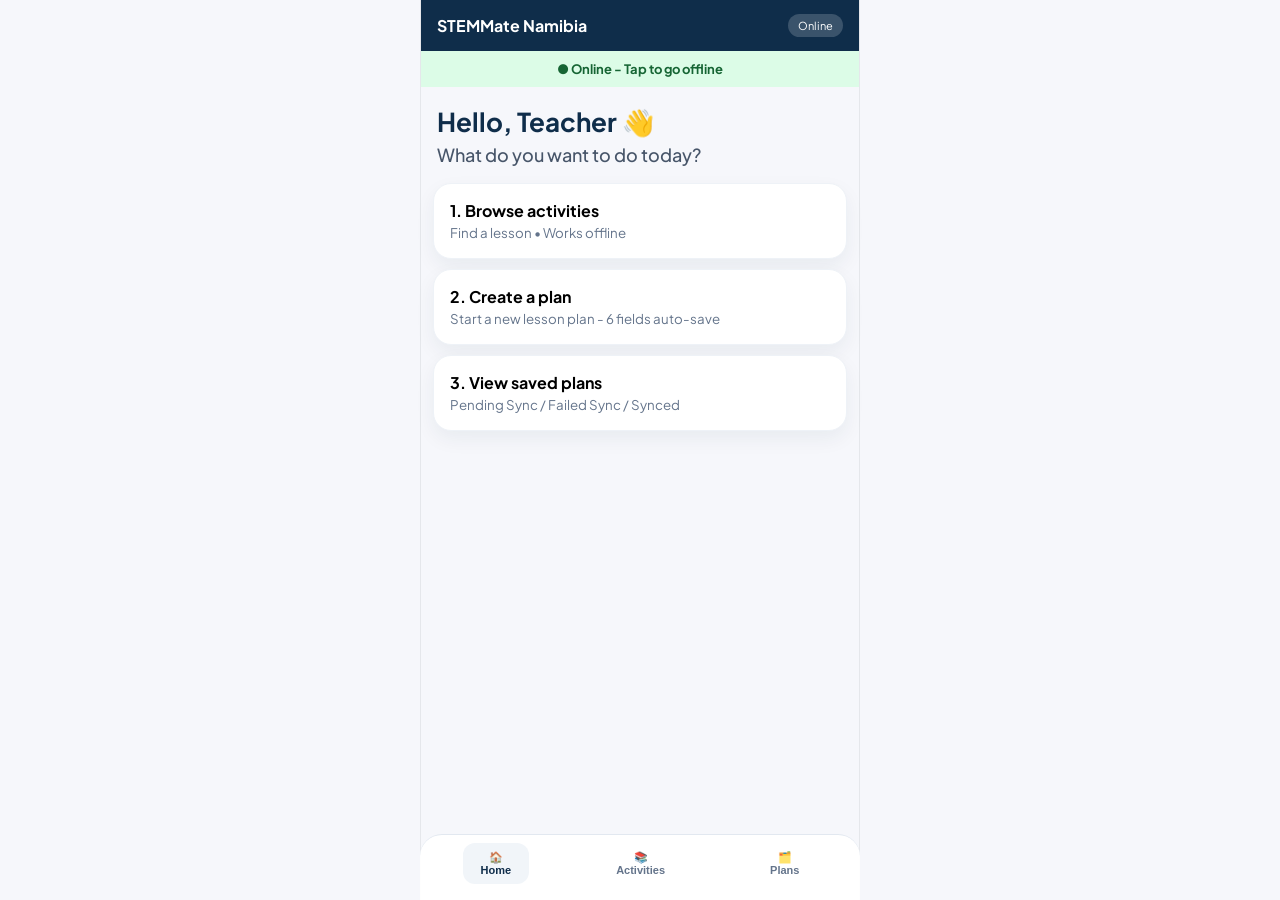
<file: index.html>
<!DOCTYPE html>
<html lang="en">
<head>
<meta charset="UTF-8">
<meta name="viewport" content="width=device-width, initial-scale=1.0">
<meta name="theme-color" content="#0f2d4a">
<title>STEMMate Namibia</title>
<link href="https://fonts.googleapis.com/css2?family=Plus+Jakarta+Sans:wght@500;700;800&display=swap" rel="stylesheet">
<style>
*{box-sizing:border-box}
body{margin:0;font-family:'Plus Jakarta Sans',system-ui;background:#f6f7fb;max-width:440px;margin:auto;min-height:100vh;padding-bottom:88px;border-left:1px solid #e5e7eb;border-right:1px solid #e5e7eb}
header{display:flex;justify-content:space-between;align-items:center;padding:14px 16px;background:#0f2d4a;color:#fff;position:sticky;top:0;z-index:20}
.banner{padding:10px;text-align:center;font-size:13px;cursor:pointer;font-weight:700}
.online{background:#dcfce7;color:#166534} .offline{background:#fee2e2;color:#991b1b}
.hero{padding:20px 16px 6px} .hero h2{margin:0;color:#0f2d4a;font-size:26px;line-height:1.15}
.card{background:#fff;border:1px solid #eef2f7;border-radius:18px;padding:16px;margin:10px 12px;box-shadow:0 8px 20px rgba(15,45,74,.06)}
.pills{display:flex;gap:8px;overflow:auto;padding:10px 2px}
.pill{border-radius:999px;padding:8px 16px;border:1px solid #e2e8f0;background:#fff;font-weight:700;font-size:13px;white-space:nowrap;cursor:pointer}
.pill.active{background:#0f2d4a;color:#fff;border-color:#0f2d4a}
.pill:focus-visible, .btn:focus-visible, input:focus-visible, textarea:focus-visible, .bottom button:focus-visible{outline:3px solid #0f2d4a;outline-offset:2px;box-shadow:0 0 0 4px rgba(15,45,74,.18)}
.btn{width:100%;padding:13px;border-radius:14px;border:none;font-weight:800;cursor:pointer;font-size:14px}
.btn-primary{background:#0f2d4a;color:#fff;box-shadow:0 8px 18px rgba(15,45,74,.22)} .btn-light{background:#f1f5f9;color:#0f2d4a}
input,textarea{width:100%;padding:12px 14px;margin-top:6px;border:1.5px solid #e2e8f0;border-radius:12px;background:#fbfdff;font-size:14px;outline:none}
input:focus,textarea:focus{border-color:#0f2d4a;background:#fff}
label{font-size:11px;font-weight:800;color:#334155;margin-top:14px;display:block;text-transform:uppercase;letter-spacing:.5px}
.bottom{position:fixed;bottom:0;left:0;right:0;max-width:440px;margin:auto;background:rgba(255,255,255,.92);backdrop-filter:blur(12px);border-top:1px solid #e2e8f0;display:flex;justify-content:space-around;padding:8px 8px 16px;border-radius:22px 22px 0 0;z-index:20}
.bottom button{background:transparent;border:none;font-size:11px;font-weight:800;color:#64748b;padding:8px 18px;border-radius:12px}
.bottom button.active{color:#0f2d4a;background:#f1f5f9}
.toast{background:#dcfce7;color:#166534;padding:11px 12px;margin-top:12px;border-radius:12px;font-size:13px;font-weight:700;border:1px solid #bbf7d0}
.badge{font-size:11px;padding:5px 10px;border-radius:999px;font-weight:800}
.pending{background:#fef9c3;color:#854d0e;border:1px solid #fde68a} .failed{background:#fee2e2;color:#991b1b;border:1px solid #fecaca} .synced{background:#dcfce7;color:#166534;border:1px solid #bbf7d0}
small.muted{color:#64748b}
</style>
</head>
<body>
<header><b>STEMMate Namibia</b><span id="netTxt" style="font-size:11px;background:rgba(255,255,255,.18);padding:5px 10px;border-radius:999px">Online</span></header>
<div id="banner" class="banner online">● Online - Tap to go offline</div>
<div id="app"></div>
<div class="bottom">
<button id="bHome" class="active" onclick="home()">🏠<br>Home</button>
<button id="bAct" onclick="activities()">📚<br>Activities</button>
<button id="bPlans" onclick="plans()">🗂️<br>Plans</button>
</div>
<script>
const acts=[
{id:1,title:"Paper Bridge Challenge",level:"Beginner",duration:"30 min",desc:"Build strong bridges with paper"},
{id:2,title:"Vinegar & Baking Soda",level:"Beginner",duration:"45 min",desc:"Fun chemistry eruption"},
{id:3,title:"Pendulum Patterns",level:"Intermediate",duration:"90 min",desc:"Art with physics"},
{id:4,title:"Advanced Robotics",level:"Advanced",duration:"90 min",desc:"Code a simple bot"}
];
let online=true;
function esc(s){return (s||'').toString().replace(/[&<>"']/g,c=>({'&':'&amp;','<':'&lt;','>':'&gt;','"':'&quot;',"'":'&#39;'}[c]))}
function setBottom(id){document.querySelectorAll('.bottom button').forEach(b=>b.classList.remove('active')); document.getElementById(id).classList.add('active')}
function home(){
setBottom('bHome');
document.getElementById('app').innerHTML=`
<div class="hero"><h2>Hello, Teacher 👋<br><span style="font-weight:500;font-size:18px;color:#475569">What do you want to do today?</span></h2></div>
<div class="card" onclick="activities()"><b>1. Browse activities</b><br><small class="muted">Find a lesson • Works offline</small></div>
<div class="card" onclick="newPlan()"><b>2. Create a plan</b><br><small class="muted">Start a new lesson plan - 6 fields auto-save</small></div>
<div class="card" onclick="plans()"><b>3. View saved plans</b><br><small class="muted">Pending Sync / Failed Sync / Synced</small></div>`;
}
function activities(){
setBottom('bAct');
document.getElementById('app').innerHTML=`
<div style="padding:16px"><h3 style="margin:0;color:#0f2d4a">Activities</h3><small class="muted">Pick a lesson to teach. You can use it even without internet</small>
<div class="pills"><button class="pill active" data-f="">All</button><button class="pill" data-f="Beginner">Beginner</button><button class="pill" data-f="Intermediate">Intermediate</button><button class="pill" data-f="Advanced">Advanced</button></div>
<div id="list"></div></div>`;
document.querySelectorAll('.pill').forEach(p=>p.onclick=()=>{document.querySelectorAll('.pill').forEach(x=>x.classList.remove('active')); p.classList.add('active'); render(p.dataset.f);});
render('');
}
function render(f){
const list=document.getElementById('list'); if(!list) return;
list.innerHTML=acts.filter(a=>!f||a.level===f).map(a=>`
<div class="card"><b>${esc(a.title)}</b><br><small class="muted">${esc(a.desc)}</small><br><span class="badge ${a.level==='Beginner'?'synced':a.level==='Intermediate'?'pending':'failed'}">${a.level}</span> <small class="muted">• ${a.duration}</small>
<button class="btn btn-light" style="margin-top:12px" onclick="savePhone(${a.id})">⬇️ Save to phone</button><div id="msg${a.id}"></div></div>`).join('');
}
function savePhone(id){
try{localStorage.setItem('offline_'+id,'saved'); document.getElementById('msg'+id).innerHTML=`<div class="toast">✅ Saved to phone!</div>`;}catch(e){alert('Storage full');}
}
function newPlan(){
setBottom('bHome');
document.getElementById('app').innerHTML=`
<div style="padding:16px"><h3 style="margin:0;color:#0f2d4a">New Lesson Plan</h3><small class="muted">This saves automatically. It will not be lost if you close the app</small>
<label>1. Title</label><input id="t" placeholder="Name of the lesson">
<label>2. Steps</label><textarea id="s" rows="3" placeholder="What will the students do?"></textarea>
<label>3. Time Needed</label><input id="ti" placeholder="How many minutes?">
<label>4. Materials</label><input id="m" placeholder="What items do you need?">
<label>5. Safety</label><input id="sa" placeholder="Any safety rules?">
<label>6. Inclusion</label><input id="in" placeholder="How to include all students">
<button class="btn btn-primary" style="margin-top:18px" onclick="saveP()">💾 Save Plan</button><div id="pmsg"></div></div>`;
}
// === FR-03 FIX: Saves ALL 6 fields - no data loss ===
function saveP(){
  const title=(document.getElementById('t')?.value||'').trim()||'Untitled Lesson';
  const steps=document.getElementById('s')?.value||'';
  const time=document.getElementById('ti')?.value||'';
  const id=Date.now()+'_'+Math.floor(Math.random()*1000);
  try{
    localStorage.setItem('plan_'+id, JSON.stringify({
      id, title, steps, time,
      materials: document.getElementById('m')?.value||'',
      safety: document.getElementById('sa')?.value||'',
      inclusion: document.getElementById('in')?.value||'',
      status:'pending', created:Date.now()
    }));
    const pmsg=document.getElementById('pmsg');
    if(pmsg) pmsg.innerHTML=`<div class="toast">✅ Saved to phone. Will upload later.</div>`;
  }catch(e){alert('Could not save - storage full');}
}
function getPlans(){return Object.keys(localStorage).filter(k=>k.startsWith('plan_')).map(k=>{try{return JSON.parse(localStorage.getItem(k))}catch{return null}}).filter(Boolean).sort((a,b)=>b.created-a.created);}
function plans(){
setBottom('bPlans');
let ps=getPlans();
let html=`<div style="padding:16px"><h3 style="margin:0;color:#0f2d4a">My Plans • ${ps.length}</h3><small class="muted">Check if your plans are uploaded</small>`;
if(ps.length===0) html+=`<div class="card" style="text-align:center;padding:28px">No plans yet</div>`;
ps.forEach(p=>{
html+=`<div class="card"><div style="display:flex;justify-content:space-between"><b>${esc(p.title)}</b><span class="badge ${p.status}">${p.status==='pending'?'Pending Sync':p.status==='failed'?'Failed Sync':'Synced'}</span></div><small class="muted">Saved: Just now</small>
${p.status!=='synced'?`<div style="background:#fef2f2;border:1px solid #fee2e2;padding:10px;border-radius:12px;margin-top:10px"><p style="color:#991b1b;font-size:12px;margin:0 0 8px;font-weight:700">⚠️ Wait: There is a newer version online</p><button class="btn btn-primary" onclick="keepO('${p.id}')">Keep Online Version</button><button class="btn btn-light" style="margin-top:6px" onclick="keepM('${p.id}')">Keep My Phone Version</button></div>`:''}
${p.status==='synced'?`<small class="muted"><br>Materials: ${esc(p.materials||'')} | Safety: ${esc(p.safety||'')} | Inclusion: ${esc(p.inclusion||'')}</small>`:''}
</div>`;
});
html+=`</div>`; document.getElementById('app').innerHTML=html;
}
function keepM(id){try{const k='plan_'+id; const p=JSON.parse(localStorage.getItem(k)); if(p){p.status='synced'; localStorage.setItem(k,JSON.stringify(p));}}catch{} plans();}
function keepO(id){try{const k='plan_'+id; const p=JSON.parse(localStorage.getItem(k)); if(p){p.status='synced'; localStorage.setItem(k,JSON.stringify(p));}}catch{} plans();}
document.getElementById('banner').onclick=()=>{
online=!online;
const b=document.getElementById('banner'); b.className='banner '+(online?'online':'offline');
b.textContent=online?'● Online - Tap to go offline':'● Offline - We will save your work to the phone';
document.getElementById('netTxt').textContent=online?'Online':'Offline';
};
home();
</script>
</body>
</html>
</file>
